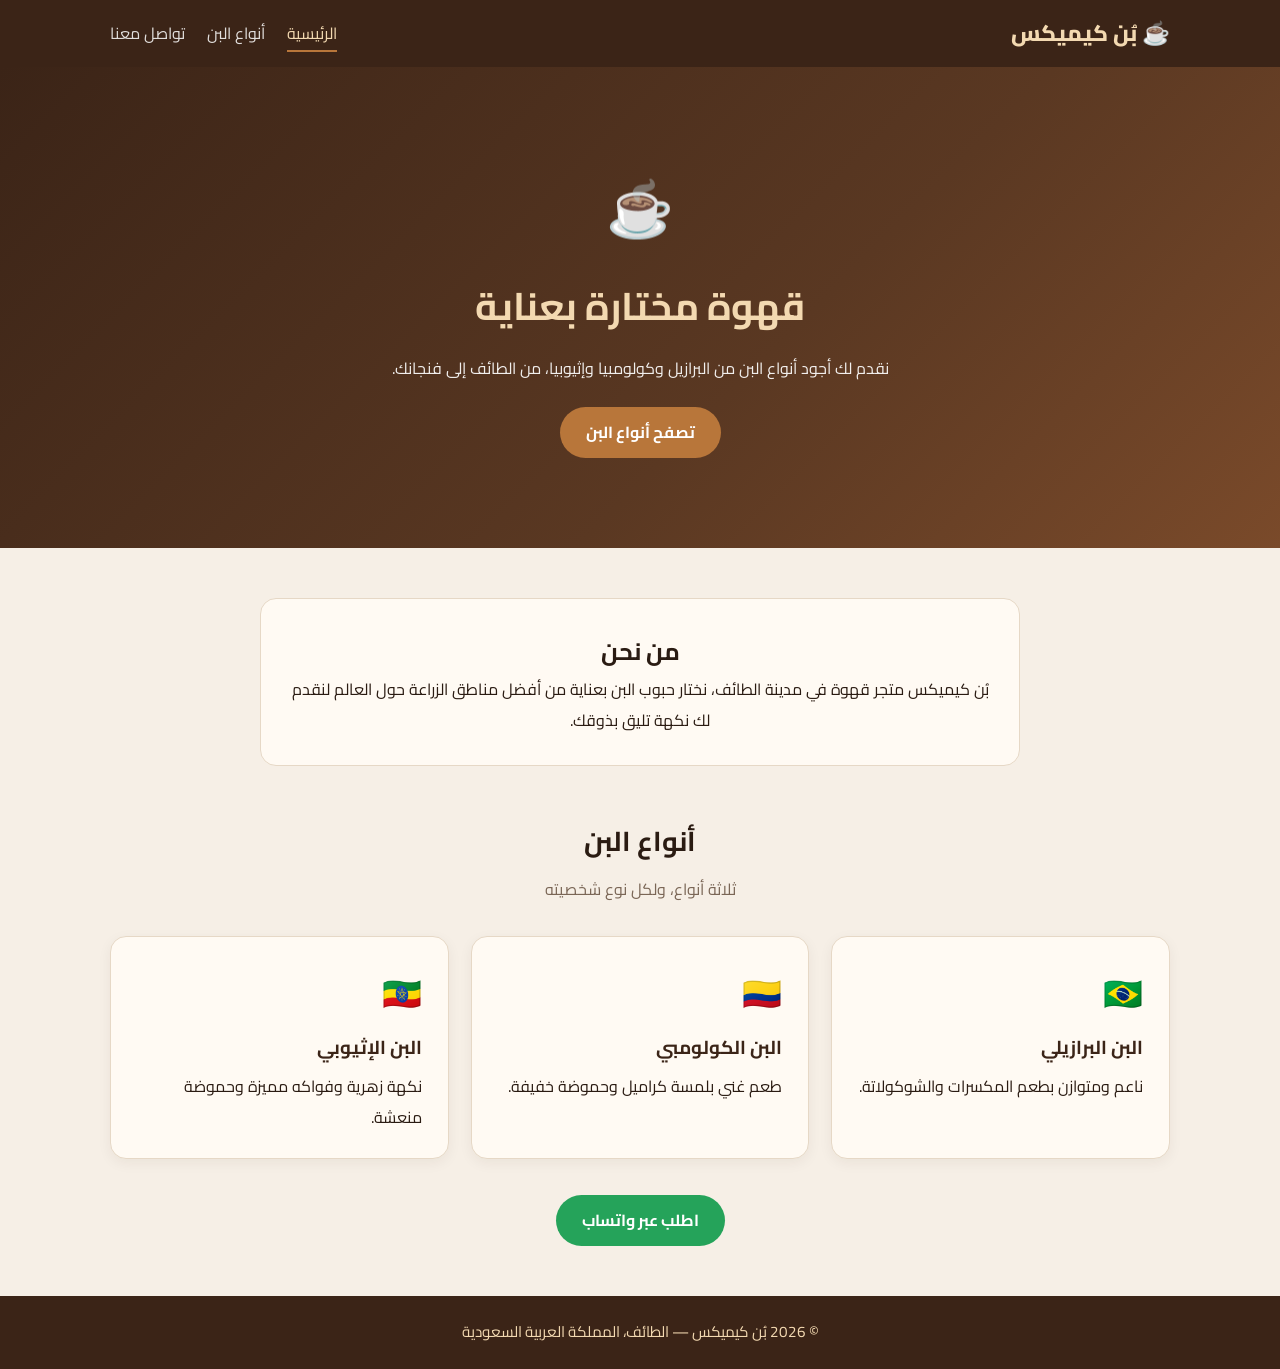
<file: index.html>
<!DOCTYPE html>
<html lang="ar" dir="rtl">
<head>
  <meta charset="UTF-8">
  <meta name="viewport" content="width=device-width, initial-scale=1.0">
  <meta name="description" content="متجر بُن كيميكس لبيع البن البرازيلي والكولومبي والإثيوبي في الطائف.">
  <title>بُن كيميكس | متجر قهوة</title>
  <link rel="preconnect" href="https://fonts.googleapis.com">
  <link href="https://fonts.googleapis.com/css2?family=Cairo:wght@400;700;800&display=swap" rel="stylesheet">
  <link rel="stylesheet" href="style.css">
</head>
<body>
  <header>
    <div class="nav">
      <a href="index.html" class="logo">☕ بُن كيميكس</a>
      <nav>
        <a href="index.html" class="active">الرئيسية</a>
        <a href="services.html">أنواع البن</a>
        <a href="contact.html">تواصل معنا</a>
      </nav>
    </div>
  </header>

  <section class="hero">
    <div class="cup">☕</div>
    <h1>قهوة مختارة بعناية</h1>
    <p>نقدم لك أجود أنواع البن من البرازيل وكولومبيا وإثيوبيا، من الطائف إلى فنجانك.</p>
    <a class="btn" href="services.html">تصفح أنواع البن</a>
  </section>

  <main>
    <div class="about">
      <h2>من نحن</h2>
      <p>بُن كيميكس متجر قهوة في مدينة الطائف، نختار حبوب البن بعناية من أفضل مناطق الزراعة حول العالم لنقدم لك نكهة تليق بذوقك.</p>
    </div>

    <h2 class="section-title">أنواع البن</h2>
    <p class="section-sub">ثلاثة أنواع، ولكل نوع شخصيته</p>

    <div class="grid">
      <div class="card">
        <div class="icon">🇧🇷</div>
        <h3>البن البرازيلي</h3>
        <p>ناعم ومتوازن بطعم المكسرات والشوكولاتة.</p>
      </div>
      <div class="card">
        <div class="icon">🇨🇴</div>
        <h3>البن الكولومبي</h3>
        <p>طعم غني بلمسة كراميل وحموضة خفيفة.</p>
      </div>
      <div class="card">
        <div class="icon">🇪🇹</div>
        <h3>البن الإثيوبي</h3>
        <p>نكهة زهرية وفواكه مميزة وحموضة منعشة.</p>
      </div>
    </div>

    <p style="text-align:center; margin-top:36px;">
      <a class="btn whatsapp" href="https://wa.me/966504484462">اطلب عبر واتساب</a>
    </p>
  </main>

  <footer>© 2026 بُن كيميكس — الطائف، المملكة العربية السعودية</footer>
</body>
</html>
</file>
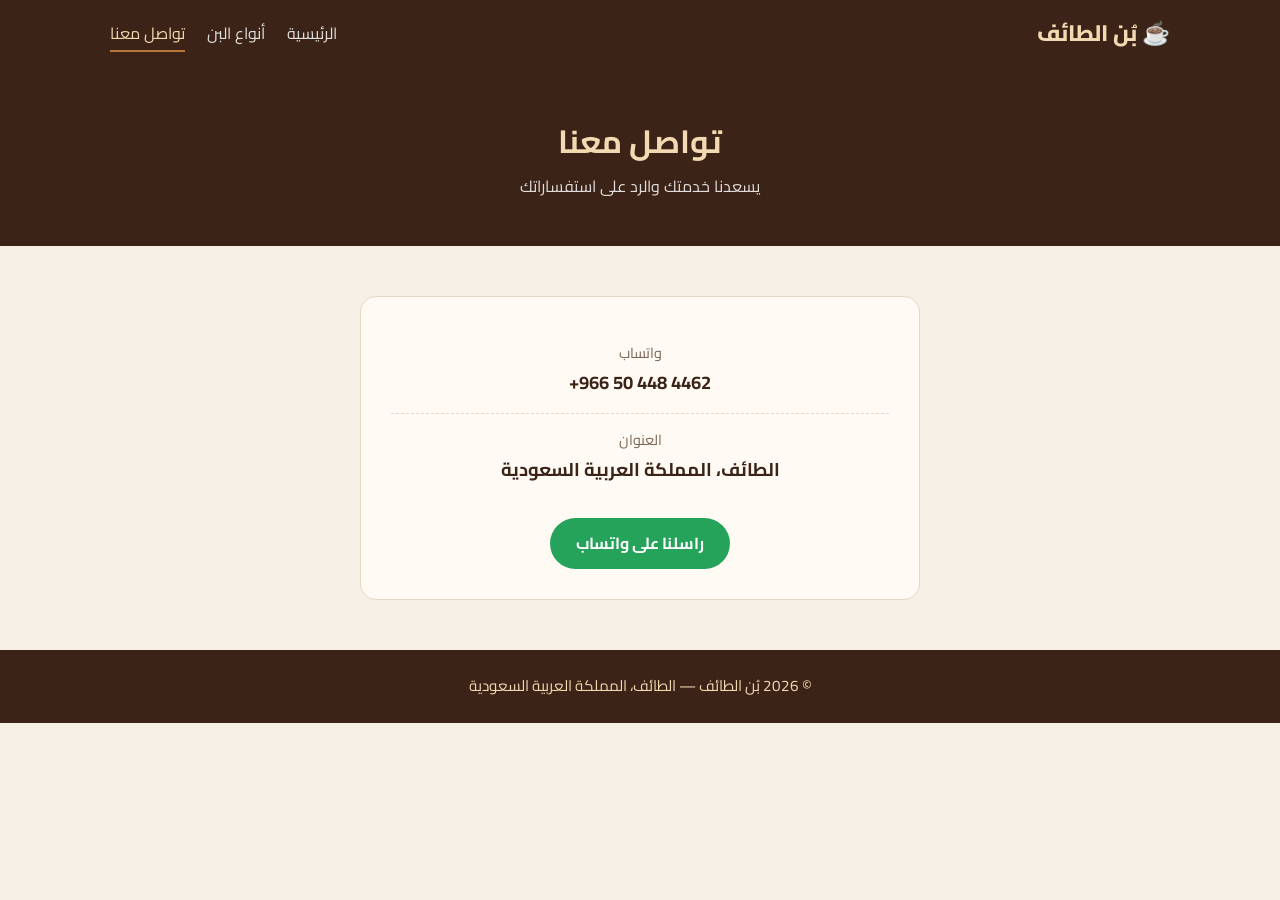
<file: contact.html>
<!DOCTYPE html>
<html lang="ar" dir="rtl">
<head>
  <meta charset="UTF-8">
  <meta name="viewport" content="width=device-width, initial-scale=1.0">
  <meta name="description" content="تواصل مع بُن الطائف عبر واتساب أو زر المتجر في الطائف.">
  <title>تواصل معنا | بُن الطائف</title>
  <link rel="preconnect" href="https://fonts.googleapis.com">
  <link href="https://fonts.googleapis.com/css2?family=Cairo:wght@400;700;800&display=swap" rel="stylesheet">
  <link rel="stylesheet" href="style.css">
</head>
<body>
  <header>
    <div class="nav">
      <a href="index.html" class="logo">☕ بُن الطائف</a>
      <nav>
        <a href="index.html">الرئيسية</a>
        <a href="services.html">أنواع البن</a>
        <a href="contact.html" class="active">تواصل معنا</a>
      </nav>
    </div>
  </header>

  <section class="page-title">
    <h1>تواصل معنا</h1>
    <p>يسعدنا خدمتك والرد على استفساراتك</p>
  </section>

  <main>
    <div class="contact-box">
      <div class="contact-row">
        <span>واتساب</span>
        <strong class="ltr">+966 50 448 4462</strong>
      </div>
      <div class="contact-row">
        <span>العنوان</span>
        <strong>الطائف، المملكة العربية السعودية</strong>
      </div>
      <a class="btn whatsapp" href="https://wa.me/966504484462">راسلنا على واتساب</a>
    </div>
  </main>

  <footer>© 2026 بُن الطائف — الطائف، المملكة العربية السعودية</footer>
</body>
</html>
</file>
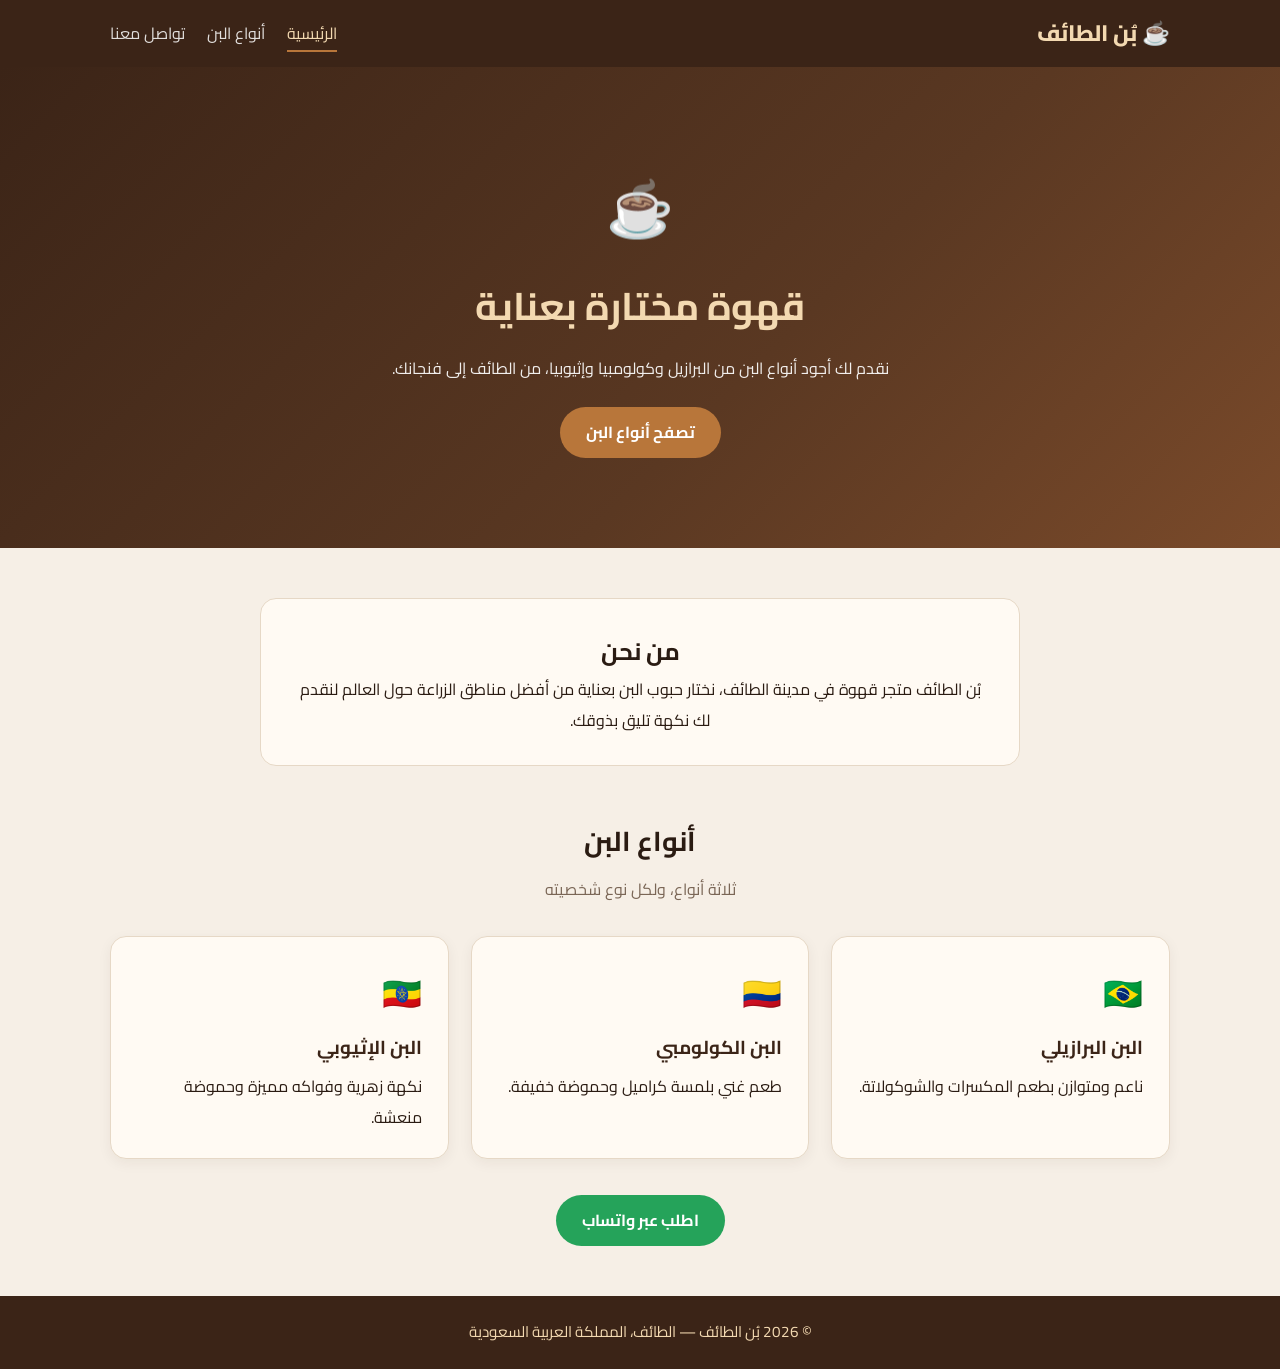
<file: index 2.html>
<!DOCTYPE html>
<html lang="ar" dir="rtl">
<head>
  <meta charset="UTF-8">
  <meta name="viewport" content="width=device-width, initial-scale=1.0">
  <meta name="description" content="متجر بُن الطائف لبيع البن البرازيلي والكولومبي والإثيوبي في الطائف.">
  <title>بُن الطائف | متجر قهوة</title>
  <link rel="preconnect" href="https://fonts.googleapis.com">
  <link href="https://fonts.googleapis.com/css2?family=Cairo:wght@400;700;800&display=swap" rel="stylesheet">
  <link rel="stylesheet" href="style.css">
</head>
<body>
  <header>
    <div class="nav">
      <a href="index.html" class="logo">☕ بُن الطائف</a>
      <nav>
        <a href="index.html" class="active">الرئيسية</a>
        <a href="services.html">أنواع البن</a>
        <a href="contact.html">تواصل معنا</a>
      </nav>
    </div>
  </header>

  <section class="hero">
    <div class="cup">☕</div>
    <h1>قهوة مختارة بعناية</h1>
    <p>نقدم لك أجود أنواع البن من البرازيل وكولومبيا وإثيوبيا، من الطائف إلى فنجانك.</p>
    <a class="btn" href="services.html">تصفح أنواع البن</a>
  </section>

  <main>
    <div class="about">
      <h2>من نحن</h2>
      <p>بُن الطائف متجر قهوة في مدينة الطائف، نختار حبوب البن بعناية من أفضل مناطق الزراعة حول العالم لنقدم لك نكهة تليق بذوقك.</p>
    </div>

    <h2 class="section-title">أنواع البن</h2>
    <p class="section-sub">ثلاثة أنواع، ولكل نوع شخصيته</p>

    <div class="grid">
      <div class="card">
        <div class="icon">🇧🇷</div>
        <h3>البن البرازيلي</h3>
        <p>ناعم ومتوازن بطعم المكسرات والشوكولاتة.</p>
      </div>
      <div class="card">
        <div class="icon">🇨🇴</div>
        <h3>البن الكولومبي</h3>
        <p>طعم غني بلمسة كراميل وحموضة خفيفة.</p>
      </div>
      <div class="card">
        <div class="icon">🇪🇹</div>
        <h3>البن الإثيوبي</h3>
        <p>نكهة زهرية وفواكه مميزة وحموضة منعشة.</p>
      </div>
    </div>

    <p style="text-align:center; margin-top:36px;">
      <a class="btn whatsapp" href="https://wa.me/966504484462">اطلب عبر واتساب</a>
    </p>
  </main>

  <footer>© 2026 بُن الطائف — الطائف، المملكة العربية السعودية</footer>
</body>
</html>
</file>
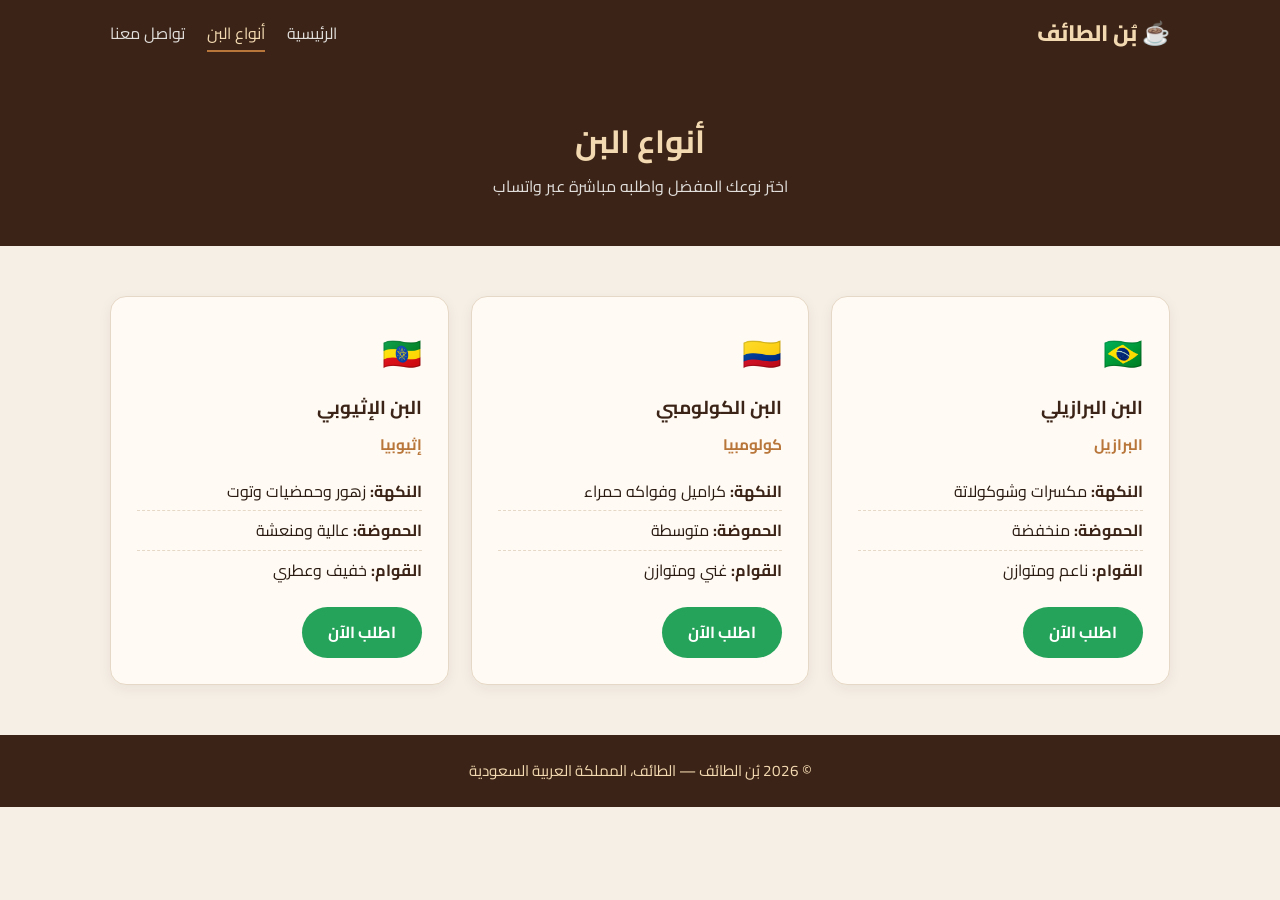
<file: services.html>
<!DOCTYPE html>
<html lang="ar" dir="rtl">
<head>
  <meta charset="UTF-8">
  <meta name="viewport" content="width=device-width, initial-scale=1.0">
  <meta name="description" content="أنواع البن في بُن الطائف: برازيلي وكولومبي وإثيوبي.">
  <title>أنواع البن | بُن الطائف</title>
  <link rel="preconnect" href="https://fonts.googleapis.com">
  <link href="https://fonts.googleapis.com/css2?family=Cairo:wght@400;700;800&display=swap" rel="stylesheet">
  <link rel="stylesheet" href="style.css">
</head>
<body>
  <header>
    <div class="nav">
      <a href="index.html" class="logo">☕ بُن الطائف</a>
      <nav>
        <a href="index.html">الرئيسية</a>
        <a href="services.html" class="active">أنواع البن</a>
        <a href="contact.html">تواصل معنا</a>
      </nav>
    </div>
  </header>

  <section class="page-title">
    <h1>أنواع البن</h1>
    <p>اختر نوعك المفضل واطلبه مباشرة عبر واتساب</p>
  </section>

  <main>
    <div class="grid">
      <div class="card">
        <div class="icon">🇧🇷</div>
        <h3>البن البرازيلي</h3>
        <div class="origin">البرازيل</div>
        <ul>
          <li><b>النكهة:</b> مكسرات وشوكولاتة</li>
          <li><b>الحموضة:</b> منخفضة</li>
          <li><b>القوام:</b> ناعم ومتوازن</li>
        </ul>
        <a class="btn whatsapp" href="https://wa.me/966504484462?text=مرحباً، أرغب بطلب البن البرازيلي">اطلب الآن</a>
      </div>

      <div class="card">
        <div class="icon">🇨🇴</div>
        <h3>البن الكولومبي</h3>
        <div class="origin">كولومبيا</div>
        <ul>
          <li><b>النكهة:</b> كراميل وفواكه حمراء</li>
          <li><b>الحموضة:</b> متوسطة</li>
          <li><b>القوام:</b> غني ومتوازن</li>
        </ul>
        <a class="btn whatsapp" href="https://wa.me/966504484462?text=مرحباً، أرغب بطلب البن الكولومبي">اطلب الآن</a>
      </div>

      <div class="card">
        <div class="icon">🇪🇹</div>
        <h3>البن الإثيوبي</h3>
        <div class="origin">إثيوبيا</div>
        <ul>
          <li><b>النكهة:</b> زهور وحمضيات وتوت</li>
          <li><b>الحموضة:</b> عالية ومنعشة</li>
          <li><b>القوام:</b> خفيف وعطري</li>
        </ul>
        <a class="btn whatsapp" href="https://wa.me/966504484462?text=مرحباً، أرغب بطلب البن الإثيوبي">اطلب الآن</a>
      </div>
    </div>
  </main>

  <footer>© 2026 بُن الطائف — الطائف، المملكة العربية السعودية</footer>
</body>
</html>
</file>
<file: style.css>
:root {
  --brown: #3b2417;
  --cream: #f6efe6;
  --caramel: #b8763a;
  --gold: #f3d9b1;
  --text: #2a1b12;
  --card: #fffaf3;
  --line: #e6d8c6;
}

* { margin: 0; padding: 0; box-sizing: border-box; }
html { scroll-behavior: smooth; }

body {
  font-family: "Cairo", sans-serif;
  background: var(--cream);
  color: var(--text);
  line-height: 1.9;
}

a { color: inherit; text-decoration: none; }

/* Header */
header {
  background: var(--brown);
  color: #fff;
  position: sticky;
  top: 0;
  z-index: 10;
}
.nav {
  max-width: 1100px;
  margin: auto;
  padding: 12px 20px;
  display: flex;
  justify-content: space-between;
  align-items: center;
  flex-wrap: wrap;
  gap: 8px;
}
.logo { font-weight: 800; font-size: 1.4rem; color: var(--gold); }
nav a { margin-inline-start: 18px; opacity: 0.85; padding-bottom: 2px; }
nav a:hover, nav a.active {
  opacity: 1;
  color: var(--gold);
  border-bottom: 2px solid var(--caramel);
}

/* Hero */
.hero {
  background: linear-gradient(135deg, #3b2417 0%, #5a3822 60%, #7a4a2a 100%);
  color: #fff;
  text-align: center;
  padding: 90px 20px;
}
.hero .cup { font-size: 3.4rem; }
.hero h1 { font-size: 2.4rem; margin: 10px 0; color: var(--gold); }
.hero p { max-width: 560px; margin: 0 auto 24px; opacity: 0.92; }

.page-title {
  background: var(--brown);
  color: var(--gold);
  text-align: center;
  padding: 44px 20px;
}
.page-title h1 { font-size: 2rem; }
.page-title p { color: #fff; opacity: 0.85; }

/* Layout */
main { max-width: 1100px; margin: auto; padding: 50px 20px; }
.section-title { text-align: center; font-size: 1.7rem; margin-bottom: 6px; }
.section-sub { text-align: center; color: #7a6656; margin-bottom: 32px; }

.grid {
  display: grid;
  grid-template-columns: repeat(auto-fit, minmax(260px, 1fr));
  gap: 22px;
}

.card {
  background: var(--card);
  border: 1px solid var(--line);
  border-radius: 16px;
  padding: 26px;
  box-shadow: 0 4px 14px rgba(59, 36, 23, 0.06);
}
.card .icon { font-size: 2rem; }
.card h3 { margin: 6px 0; color: var(--brown); }
.card .origin { color: var(--caramel); font-weight: 700; font-size: 0.95rem; }
.card ul { list-style: none; margin: 12px 0 18px; }
.card li { padding: 4px 0; border-bottom: 1px dashed var(--line); }
.card li:last-child { border-bottom: none; }
.card li b { color: var(--brown); }

/* Buttons */
.btn {
  display: inline-block;
  background: var(--caramel);
  color: #fff;
  padding: 10px 26px;
  border-radius: 999px;
  font-weight: 700;
  border: none;
  cursor: pointer;
  font-family: inherit;
  font-size: 1rem;
  transition: background 0.2s;
}
.btn:hover { background: #9c6029; }
.btn.whatsapp { background: #25a35a; }
.btn.whatsapp:hover { background: #1d8749; }

/* Info blocks */
.about {
  background: var(--card);
  border: 1px solid var(--line);
  border-radius: 16px;
  padding: 30px;
  text-align: center;
  max-width: 760px;
  margin: 0 auto 50px;
}

.contact-box {
  background: var(--card);
  border: 1px solid var(--line);
  border-radius: 16px;
  padding: 30px;
  max-width: 560px;
  margin: 0 auto;
  text-align: center;
}
.contact-row { padding: 12px 0; border-bottom: 1px dashed var(--line); }
.contact-row:last-of-type { border-bottom: none; margin-bottom: 18px; }
.contact-row span { display: block; color: #7a6656; font-size: 0.9rem; }
.contact-row strong { font-size: 1.15rem; color: var(--brown); }
.ltr { direction: ltr; unicode-bidi: embed; display: inline-block; }

footer {
  background: var(--brown);
  color: var(--gold);
  text-align: center;
  padding: 22px 20px;
  font-size: 0.95rem;
}

@media (max-width: 600px) {
  .hero { padding: 60px 16px; }
  .hero h1 { font-size: 1.8rem; }
  nav a { margin-inline-start: 12px; font-size: 0.95rem; }
  main { padding: 36px 16px; }
}
</file>
